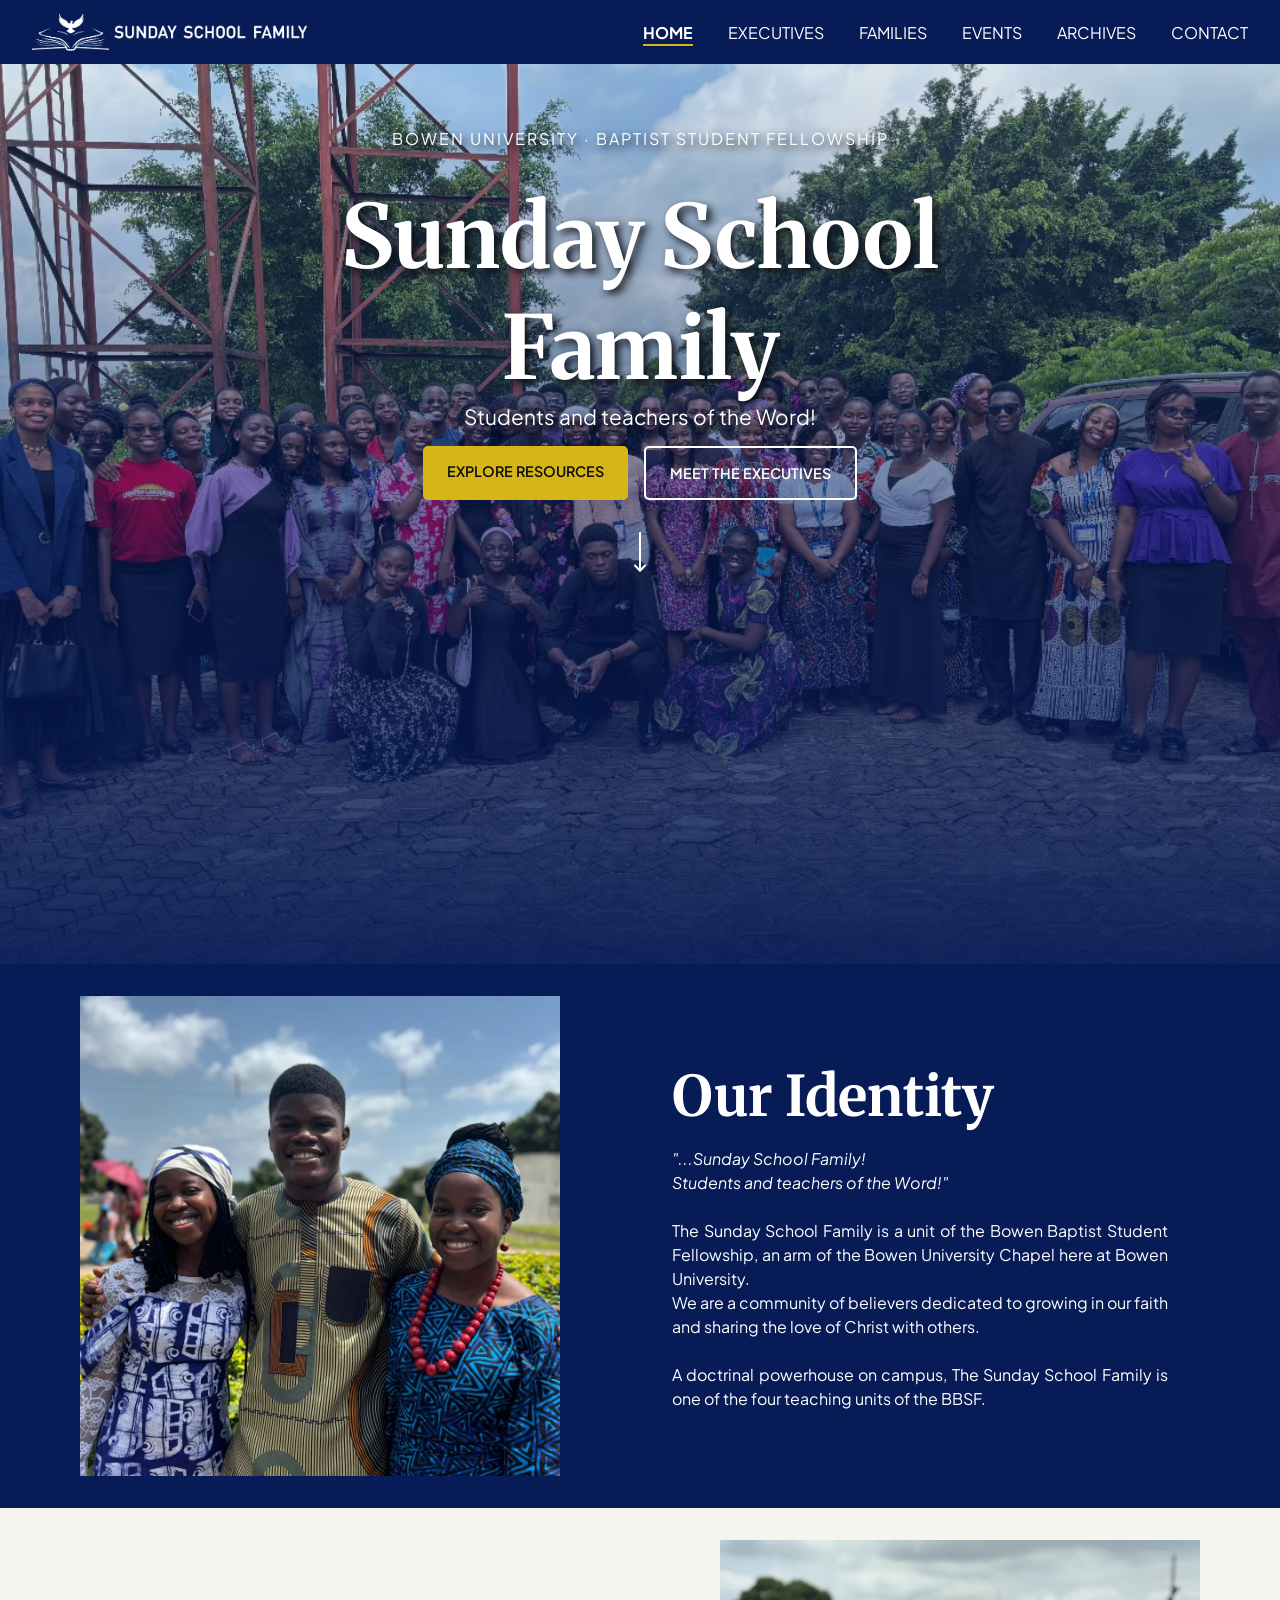
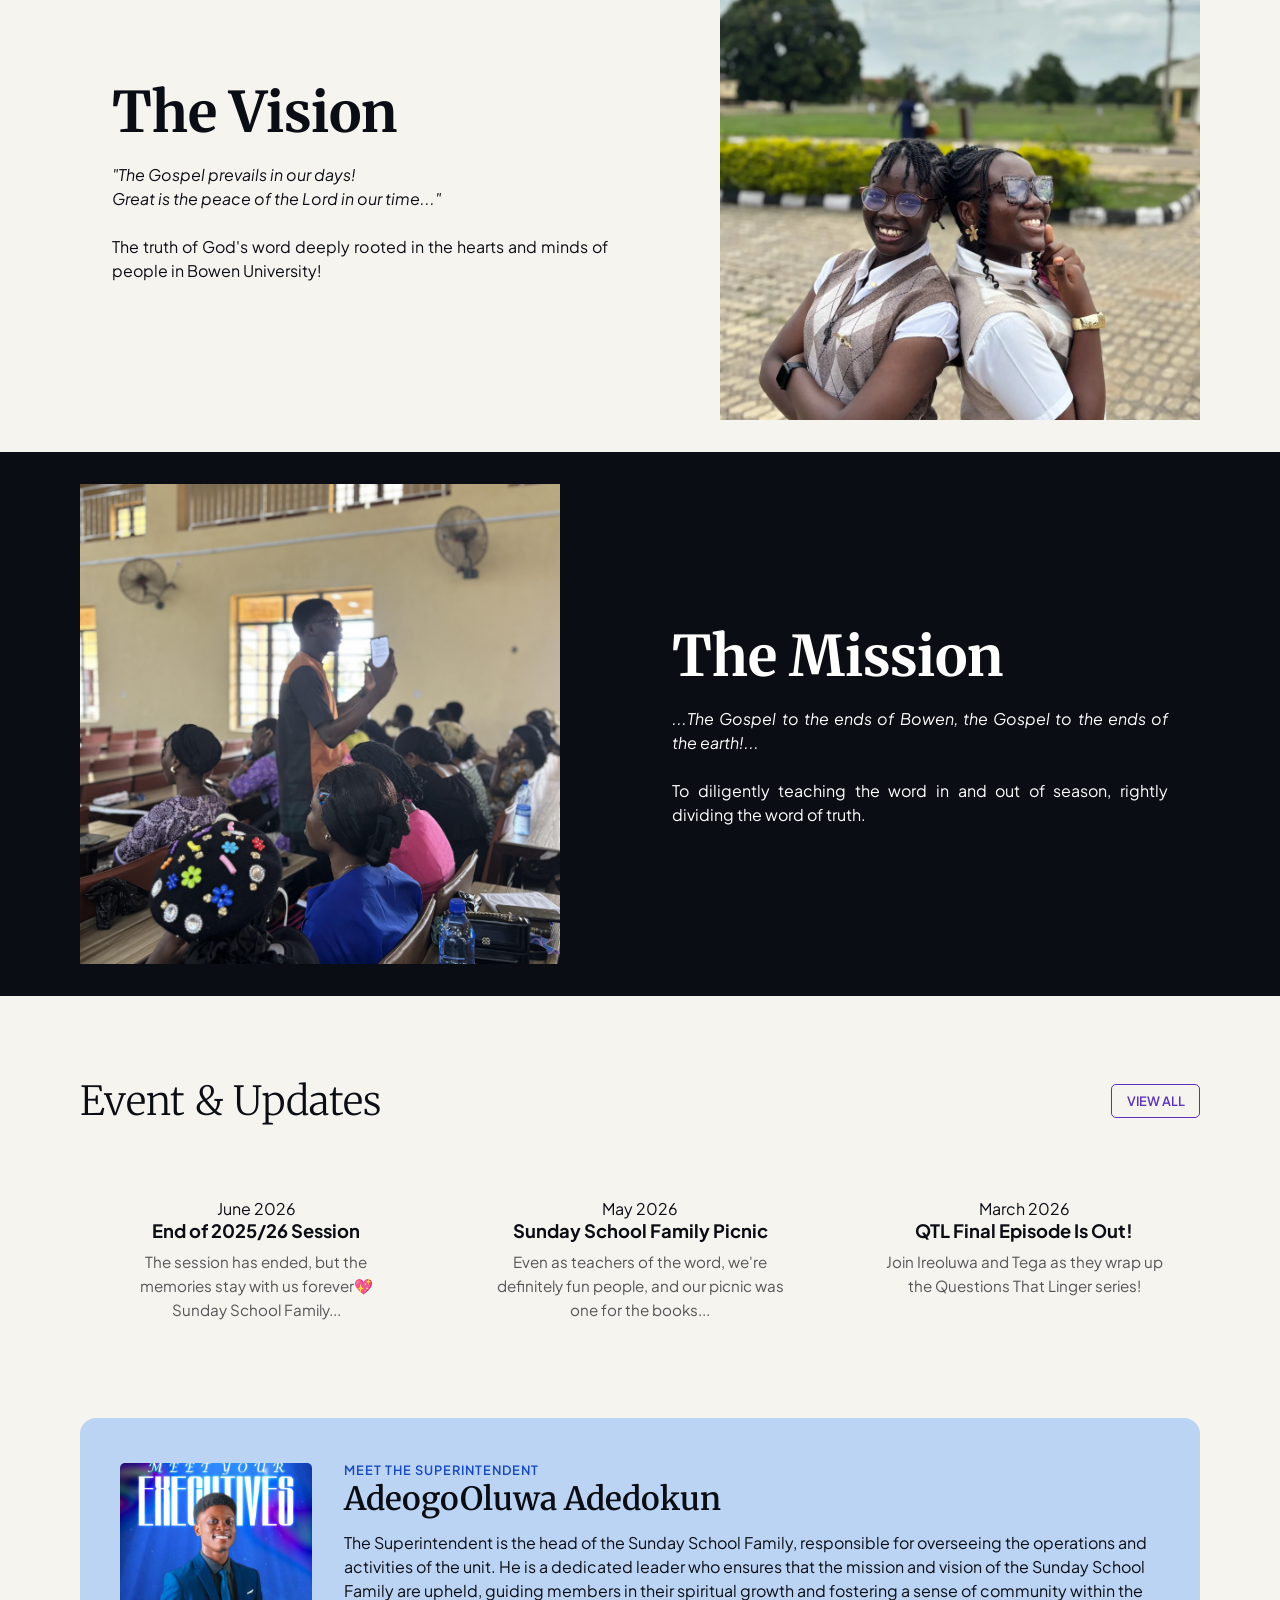
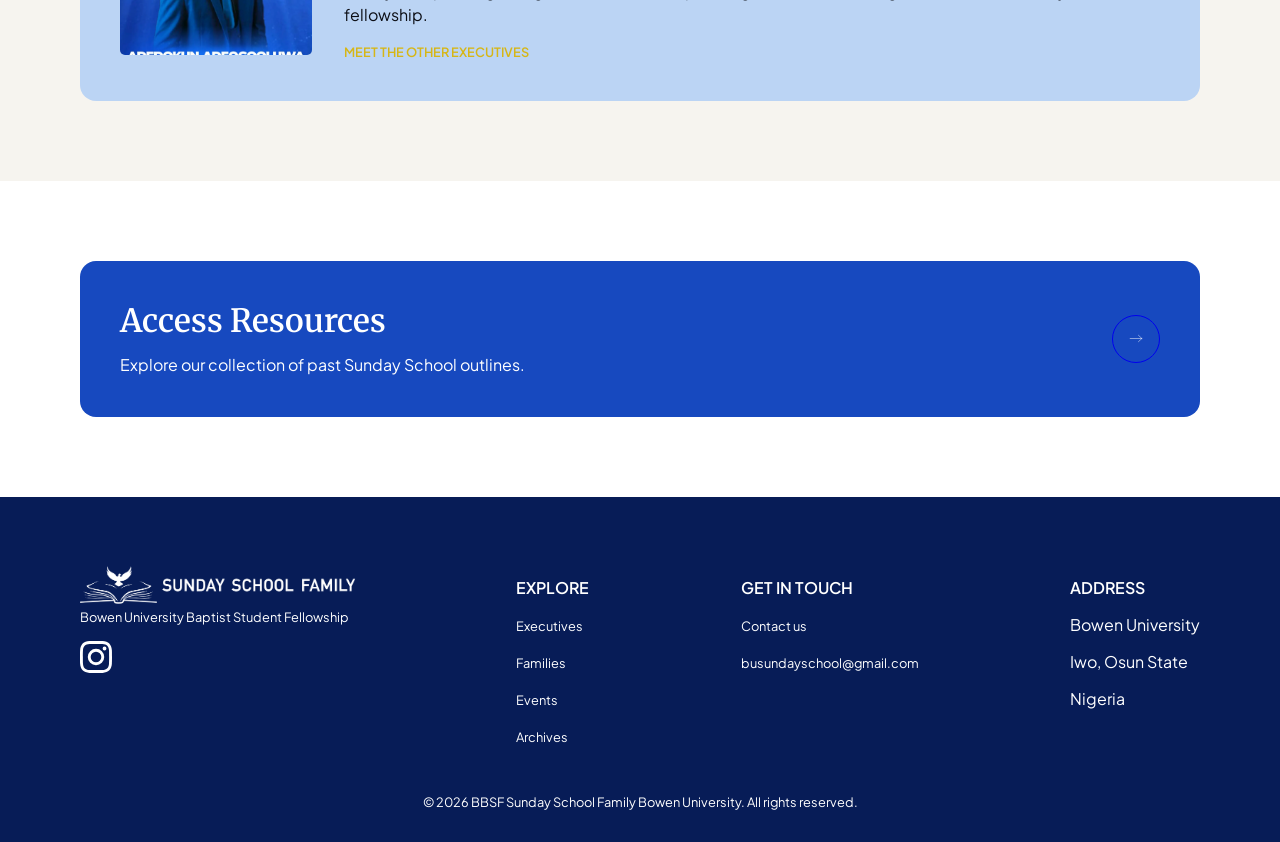
<file: index.html>
<!DOCTYPE html>
<html lang="en">

<head>
  <meta charset="UTF-8">
  <meta name="viewport" content="width=device-width, initial-scale=1.0">
  <meta name="description"
    content="Welcome to the Sunday School Family website. Discover our community, events, and resources.">
  <title>Home | Sunday School Family</title>

  <link rel="stylesheet" href="stylesheet.css">
  <script src="script.js" defer></script>

  <style>
    @import url('https://fonts.googleapis.com/css2?family=Plus+Jakarta+Sans:ital,wght@0,200..800;1,200..800&display=swap');
    @import url('https://fonts.googleapis.com/css2?family=Merriweather:ital,opsz,wght@0,18..144,300..900;1,18..144,300..900&display=swap');
  </style>
</head>

<body>
  <nav>
    <div>
      <a href="./index.html">
        <img class='logo' src="./images/logos/white-withStraightText-final.png" alt="Sunday School Family logo">
      </a>
    </div>

    <ul>
      <li><a href="./index.html"><b>Home</b></a></li>
      <li><a href="./executives.html">Executives</a></li>
      <li><a href="./families.html">Families</a></li>
      <li><a href="./events.html">Events</a></li>
      <li><a href="./archives.html">Archives</a></li>
      <li><a href="./contact.html">Contact</a></li>
    </ul>

    <button type="button" aria-label="Open menu">
      <img class="icon-hamburger" src="./images/icons/icon-hamburger.svg" alt="">
    </button>
  </nav>

  <header class="header-home">
    <div class="mobile-menu" id="mobile-menu">
      <div class="mobile-menu-top">
        <a href="./index.html">
          <img class='logo' src="./images/logos/white-withStraightText-final.png" alt="Sunday School Family logo">
        </a>

        <button type="button" class="mobile-menu-close" aria-label="Close menu">
          <img class="icon-close" src="./images/icons/icon-close.svg" alt="">
        </button>
      </div>

      <ul>
        <li><a href="./index.html"><b>Home</b></a></li>
        <li><a href="./executives.html">Executives</a></li>
        <li><a href="./families.html">Families</a></li>
        <li><a href="./events.html">Events</a></li>
        <li><a href="./archives.html">Archives</a></li>
        <li><a href="./contact.html">Contact</a></li>
      </ul>
    </div>

    <p class="breadcrumb">Bowen University · Baptist Student Fellowship</p>
    <h1>Sunday School <br> Family</h1>
    <p>Students and teachers of the Word!</p>

    <div class="quick-links">
      <a class="btn btn--primary" href="./archives.html">Explore Resources</a>
      <a class="btn btn--outline-light" href="./executives.html">Meet the Executives</a>
    </div>
    <div class="arrow-down">
      <img class="icon-arrow-down" src="./images/icons/icon-arrow-down.svg" alt="">
    </div>
  </header>

  <main>
    <section class="about">
      <div class="container">
        <img class="home-photo" src="./images/pictures/ade-tolu-fope.jpg" alt="Photo of 3 ladies">
        <div class="about-text">
          <h3>Our Identity</h3>
          <p><i>"...Sunday School Family!<br>Students and teachers of the Word!"</i>
            <br><br>The Sunday School Family is a unit of the Bowen Baptist Student Fellowship, an arm of the Bowen
            University Chapel here at Bowen University.<br>We are a community of believers dedicated to growing in our
            faith and sharing the love of Christ with others.<br><br>A doctrinal powerhouse on campus, The Sunday School
            Family is one of the four teaching units of the BBSF.

          </p>
        </div>
      </div>

      <div class="container">
        <div class="about-text">
          <h3>The Vision</h3>
          <p><i>"The Gospel prevails in our days!<br>Great is the peace of the Lord in our time..."</i><br><br>The truth
            of God's word deeply rooted in the hearts and minds of people in Bowen University!</p>
        </div>
        <img class="home-photo" src="./images/pictures/orin-lase.jpg" alt="Photo of 3 ladies">
      </div>

      <div class="container">
        <img class="home-photo" src="./images/pictures/mission_3.jpg" alt="Photo of a Sunday School class">
        <div class="about-text">
          <h3>The Mission</h3>
          <p><i>...The Gospel to the ends of Bowen, the Gospel to the ends of the earth!...</i><br><br>To diligently
            teaching the word in and out of season, rightly dividing the word of truth.</p>
        </div>
      </div>
    </section>

    <section class="page-section page-section--cream events-and-superintendent">
      <div class="events">
        <div class="section-header">
          <h3>Event & Updates</h3>
          <a class="btn--pill" href="./events.html">View All</a>
        </div>

        <div class="card-grid event-cards">
          <div class="card">
            <p class="event-date">June 2026</p>
            <h4>End of 2025/26 Session</h4>
            <p>The session has ended, but the memories stay with us forever💖<br>Sunday School Family...</p>
          </div>
          <div class="card">
            <p class="event-date">May 2026</p>
            <h4>Sunday School Family Picnic</h4>
            <p>Even as teachers of the word, we're definitely fun people, and our picnic was one for the books...</p>
          </div>
          <div class="card">
            <p class="event-date">March 2026</p>
            <h4>QTL Final Episode Is Out!</h4>
            <p>Join Ireoluwa and Tega as they wrap up the Questions That Linger series!</p>
          </div>
        </div>
      </div>

      <div class="cta-banner cta-banner--tint cta-banner--photo superintendent" style="margin-top: 4rem;">
        <img class="superintendent-photo" src="./images/excos/26-27/adeogo.jpg" alt="Photo of Superintendent">

        <div class="cta-text superintendent-text">
          <span class="eyebrow">Meet the Superintendent</span>
          <h3>AdeogoOluwa Adedokun</h3>
          <p>
            The Superintendent is the head of the Sunday School Family, responsible for overseeing the operations and
            activities of the unit. He is a dedicated leader who ensures that the mission and vision of the Sunday
            School Family are upheld, guiding members in their spiritual growth and fostering a sense of community
            within the fellowship.
          </p>
          <a class="btn--text" href="./executives.html">Meet the other executives</a>
        </div>
      </div>
    </section>

    <section class="page-section page-section--white resources">
      <div class="cta-banner cta-banner--deep">
        <div>
          <h3>Access Resources</h3>
          <p>Explore our collection of past Sunday School outlines.</p>
        </div>

        <a class="icon-btn" href="./archives.html">
          <img src="./images/icons/icon-arrow-right.svg" alt="Go to archives">
        </a>
      </div>
    </section>
  </main>

  <footer>
    <div>
      <a href="./index.html">
        <img class='logo' src="./images/logos/white-withStraightText-final.png" alt="Sunday School Family logo">
      </a>
      <p>Bowen University Baptist Student Fellowship</p>
      <a href="https://www.instagram.com/bu_sundayschool/" target="_blank" rel="noopener noreferrer"><img
          class='instagram' src="./images/icons/icon-instagram.svg" alt="Sunday School Family logo"></a>
    </div>

    <ul>
      <li class="footer-heading">Explore</li>
      <li><a href="./executives.html">Executives</a></li>
      <li><a href="./families.html">Families</a></li>
      <li><a href="./events.html">Events</a></li>
      <li><a href="./archives.html">Archives</a></li>
    </ul>

    <ul>
      <li class="footer-heading">Get in touch</li>
      <li><a href="./contact.html">Contact us</a></li>
      <li><a href="#">busundayschool@gmail.com</a></li>
    </ul>

    <ul>
      <li class="footer-heading">Address</li>
      <li>Bowen University</li>
      <li>Iwo, Osun State</li>
      <li>Nigeria</li>
    </ul>

    <p>© 2026 BBSF Sunday School Family Bowen University. All rights reserved.</p>
  </footer>
</body>

</html>
</file>
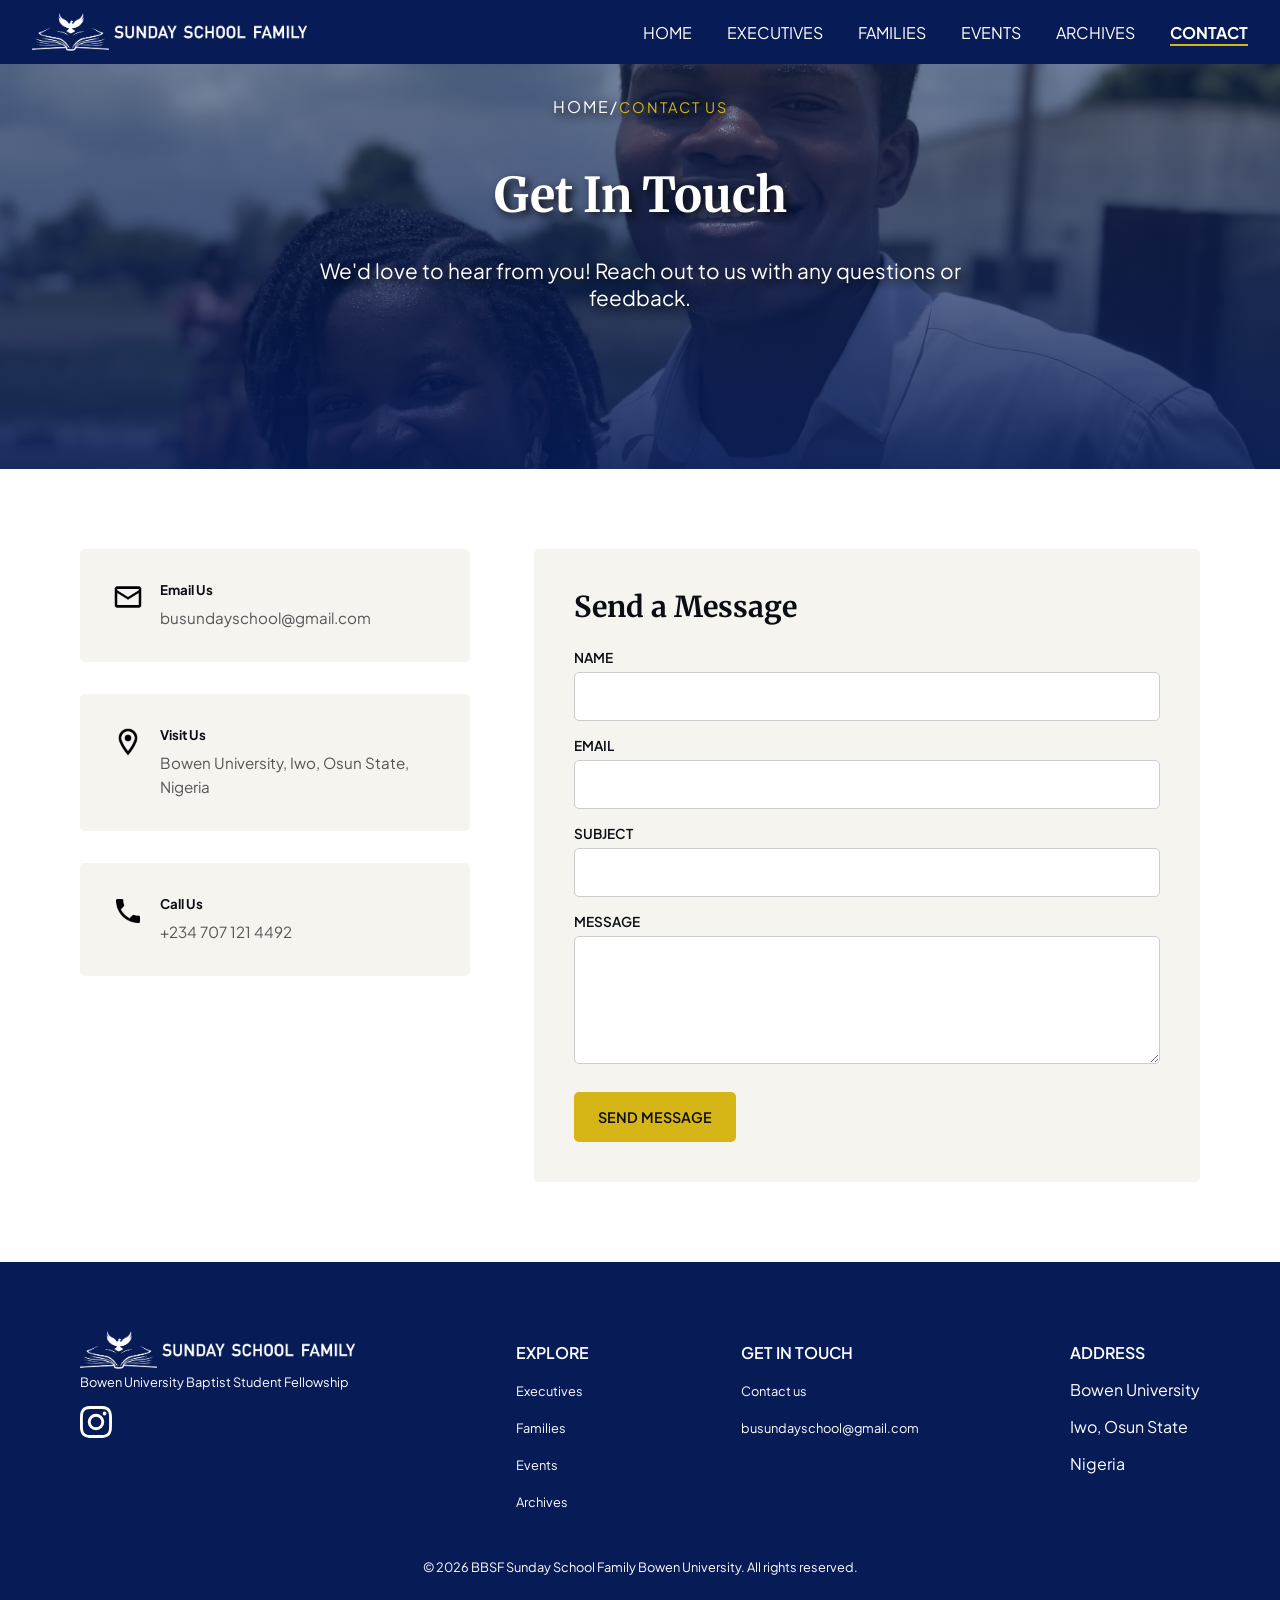
<file: contact.html>
<!DOCTYPE html>
<html lang="en">

<head>
  <meta charset="UTF-8">
  <meta name="viewport" content="width=device-width, initial-scale=1.0">
  <meta name="description" content="Contact the Sunday School Family for inquiries and more information.">
  <title>Contact | Sunday School Family</title>

  <link rel="stylesheet" href="stylesheet.css">
  <script src="script.js" defer></script>


  <style>
    @import url('https://fonts.googleapis.com/css2?family=Plus+Jakarta+Sans:ital,wght@0,200..800;1,200..800&display=swap');
    @import url('https://fonts.googleapis.com/css2?family=Merriweather:ital,opsz,wght@0,18..144,300..900;1,18..144,300..900&display=swap');
  </style>
</head>

<body>
  <nav>
    <div>
      <a href="./index.html">
        <img class='logo' src="./images/logos/white-withStraightText-final.png" alt="Sunday School Family logo">
      </a>
    </div>

    <ul>
      <li><a href="./index.html">Home</a></li>
      <li><a href="./executives.html">Executives</a></li>
      <li><a href="./families.html">Families</a></li>
      <li><a href="./events.html">Events</a></li>
      <li><a href="./archives.html">Archives</a></li>
      <li><a href="./contact.html"><b>Contact</b></a></li>
    </ul>

    <button type="button" aria-label="Open menu">
      <img class="icon-hamburger" src="./images/icons/icon-hamburger.svg" alt="">
    </button>
  </nav>
  <header class="page-header header-contact">
    <div class="mobile-menu" id="mobile-menu">
      <div class="mobile-menu-top">
        <a href="./index.html">
          <img class='logo' src="./images/logos/white-withStraightText-final.png" alt="Sunday School Family logo">
        </a>

        <button type="button" class="mobile-menu-close" aria-label="Close menu">
          <img class="icon-close" src="./images/icons/icon-close.svg" alt="">
        </button>
      </div>

      <ul>
        <li><a href="./index.html">Home</a></li>
        <li><a href="./executives.html">Executives</a></li>
        <li><a href="./families.html">Families</a></li>
        <li><a href="./events.html">Events</a></li>
        <li><a href="./archives.html">Archives</a></li>
        <li><a href="./contact.html"><b>Contact</b></a></li>
      </ul>
    </div>

    <p class="breadcrumb">Home/<span>Contact us</span></p>
    <h1>Get In Touch</h1>
    <p>We'd love to hear from you! Reach out to us with any questions or feedback.</p>
  </header>

  <main>
    <section class="page-section page-section--white">
      <div class="contact-layout">
        <div class="contact-info">
          <div class="card">
            <img src="./images/icons/icons8-email-96.png" alt="email-icon">
            <div>
              <h5>Email Us</h5>
              <p>busundayschool@gmail.com</p>
            </div>
          </div>
          <div class="card">
            <img src="./images/icons/icons8-location-96.png" alt="location-icon">
            <div>
              <h5>Visit Us</h5>
              <p>Bowen University, Iwo, Osun State, Nigeria</p>
            </div>
          </div>
          <div class="card">
            <img src="./images/icons/icons8-phone-96.png" alt="phone-icon">
            <div>
              <h5>Call Us</h5>
              <p>+234 707 121 4492</p>
            </div>
          </div>
        </div>

        <form class="contact-form" novalidate>
          <h3>Send a Message</h3>

          <label for="name">Name</label>
          <input type="text" id="name" name="name" required>
          <span class="error-message" id="name-error"></span>

          <label for="email">Email</label>
          <input type="email" name="email" id="email" required>
          <span class="error-message" id="email-error"></span>

          <label for="subject">Subject</label>
          <input type="text" name="subject" id="subject" required>
          <span class="error-message" id="subject-error"></span>

          <label for="message">Message</label>
          <textarea name="message" id="message" required></textarea>
          <span class="error-message" id="message-error"></span>

          <button class="btn btn--primary" type="submit">Send Message</button>
        </form>
      </div>
    </section>
  </main>

  <footer>
    <div>
      <a href="./index.html">
        <img class='logo' src="./images/logos/white-withStraightText-final.png" alt="Sunday School Family logo">
      </a>
      <p>Bowen University Baptist Student Fellowship</p>
      <a href="https://www.instagram.com/bu_sundayschool/" target="_blank" rel="noopener noreferrer"><img
          class='instagram' src="./images/icons/icon-instagram.svg" alt="Sunday School Family logo"></a>
    </div>

    <ul>
      <li class="footer-heading">Explore</li>
      <li><a href="./executives.html">Executives</a></li>
      <li><a href="./families.html">Families</a></li>
      <li><a href="./events.html">Events</a></li>
      <li><a href="./archives.html">Archives</a></li>
    </ul>

    <ul>
      <li class="footer-heading">Get in touch</li>
      <li><a href="./contact.html">Contact us</a></li>
      <li><a href="#">busundayschool@gmail.com</a></li>
    </ul>

    <ul>
      <li class="footer-heading">Address</li>
      <li>Bowen University</li>
      <li>Iwo, Osun State</li>
      <li>Nigeria</li>
    </ul>

    <p>© 2026 BBSF Sunday School Family Bowen University. All rights reserved.</p>
  </footer>
</body>

</html>
</file>
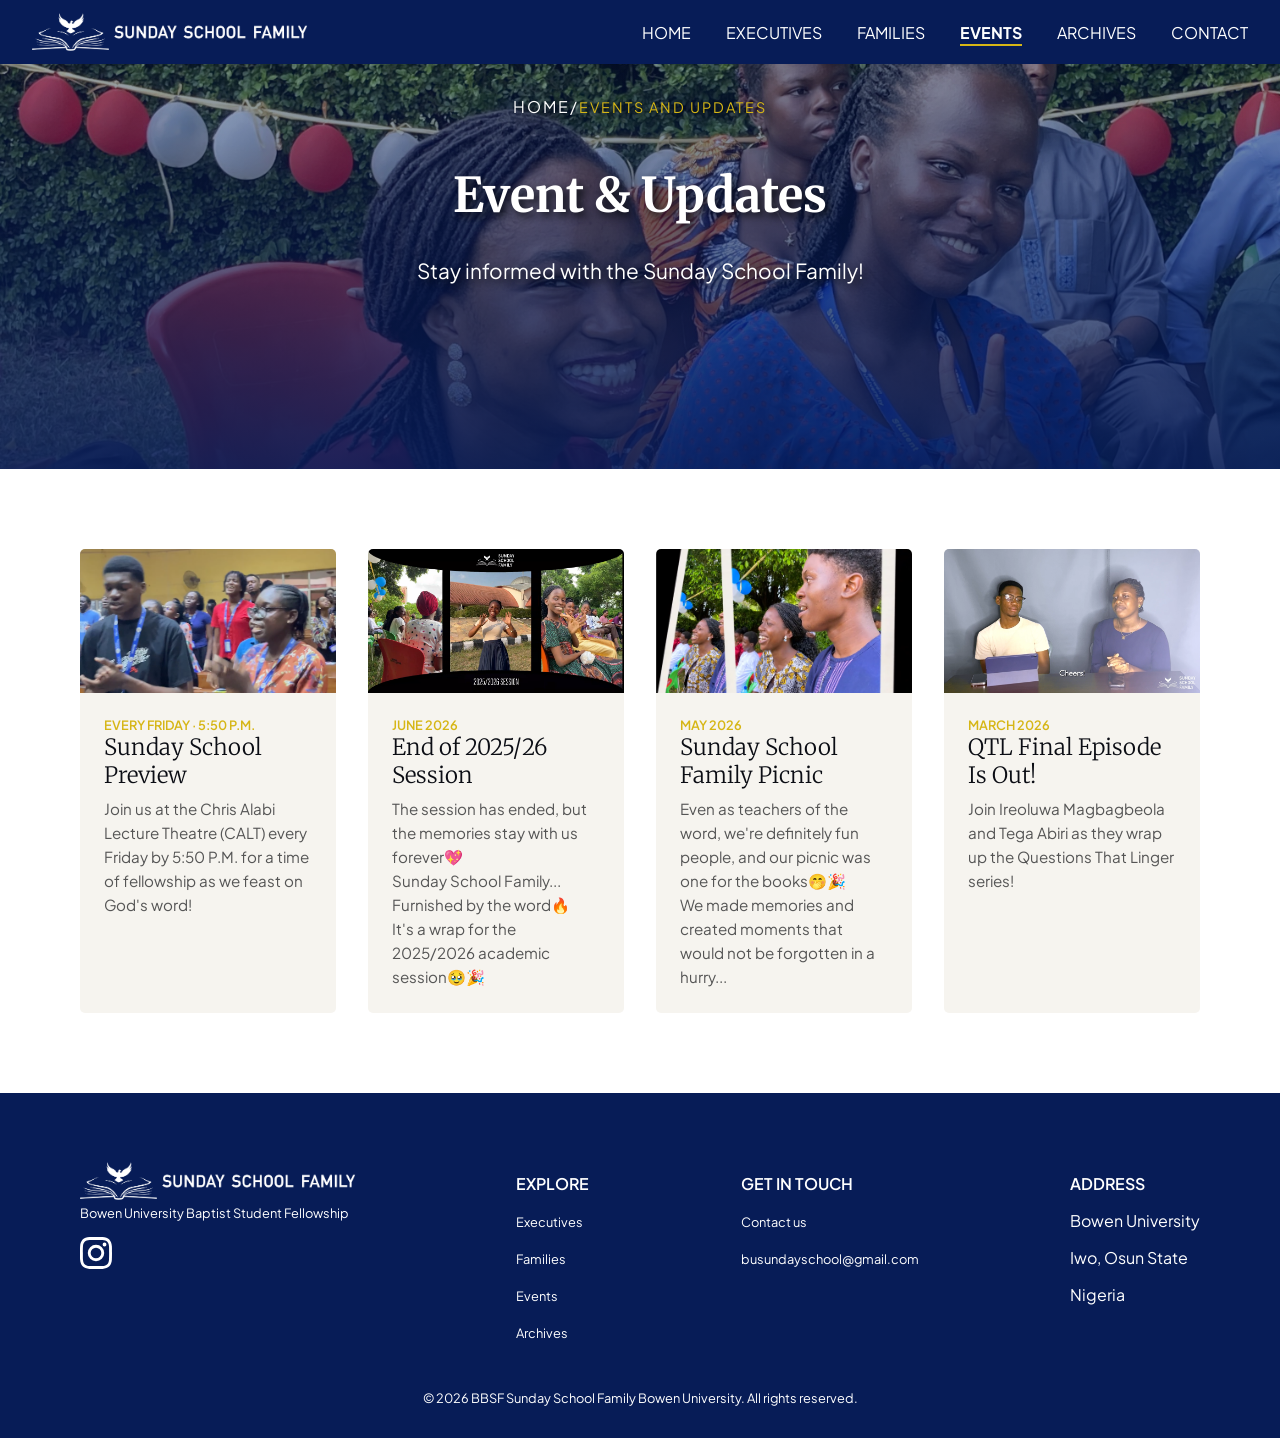
<file: events.html>
<!DOCTYPE html>
<html lang="en">

<head>
  <meta charset="UTF-8">
  <meta name="viewport" content="width=device-width, initial-scale=1.0">
  <meta name="description"
    content="Stay updated on upcoming events and activities within the Sunday School Family community.">
  <title>Events | Sunday School Family</title>

  <link rel="stylesheet" href="stylesheet.css">
  <script src="script.js" defer></script>

  <style>
    @import url('https://fonts.googleapis.com/css2?family=Plus+Jakarta+Sans:ital,wght@0,200..800;1,200..800&display=swap');
    @import url('https://fonts.googleapis.com/css2?family=Merriweather:ital,opsz,wght@0,18..144,300..900;1,18..144,300..900&display=swap');
  </style>
</head>

<body>
  <nav>
    <div>
      <a href="./index.html">
        <img class='logo' src="./images/logos/white-withStraightText-final.png" alt="Sunday School Family logo">
      </a>
    </div>

    <ul>
      <li><a href="./index.html">Home</a></li>
      <li><a href="./executives.html">Executives</a></li>
      <li><a href="./families.html">Families</a></li>
      <li><a href="./events.html"><b>Events</b></a></li>
      <li><a href="./archives.html">Archives</a></li>
      <li><a href="./contact.html">Contact</a></li>
    </ul>

    <button type="button" aria-label="Open menu">
      <img class="icon-hamburger" src="./images/icons/icon-hamburger.svg" alt="">
    </button>
  </nav>
  <header class="page-header header-events">
    <div class="mobile-menu" id="mobile-menu">
      <div class="mobile-menu-top">
        <a href="./index.html">
          <img class='logo' src="./images/logos/white-withStraightText-final.png" alt="Sunday School Family logo">
        </a>

        <button type="button" class="mobile-menu-close" aria-label="Close menu">
          <img class="icon-close" src="./images/icons/icon-close.svg" alt="">
        </button>
      </div>

      <ul>
        <li><a href="./index.html">Home</a></li>
        <li><a href="./executives.html">Executives</a></li>
        <li><a href="./families.html">Families</a></li>
        <li><a href="./events.html"><b>Events</b></a></li>
        <li><a href="./archives.html">Archives</a></li>
        <li><a href="./contact.html">Contact</a></li>
      </ul>
    </div>

    <p class="breadcrumb">Home/<span>Events and Updates</span></p>
    <h1>Event & Updates</h1>
    <p>Stay informed with the Sunday School Family!</p>
  </header>

  <main>
    <section class="page-section page-section--white">
      <div class="card-grid">
        <div class="card card--feature">
          <a href="https://www.instagram.com/p/DXwLomYN4qm/" target="_blank"><img
              src="./images/pictures/SSP_30.04.26.png"></a>
          <div class="card-body">
            <p class="event-date">Every Friday · 5:50 P.M.</p>
            <h3>Sunday School Preview</h3>
            <p>Join us at the Chris Alabi Lecture Theatre (CALT) every Friday by 5:50 P.M. for a time of fellowship as
              we feast on God's word!</p>
          </div>
        </div>
        <div class="card card--feature">
          <a href="https://www.instagram.com/p/DaNWWWBNyZM/" target="_blank"><img
              src="./images/pictures/Final 25;26.png"></a>
          <div class="card-body">
            <p class="event-date">June 2026</p>
            <h3>End of 2025/26 Session</h3>
            <p>The session has ended, but the memories stay with us forever💖<br>Sunday School Family...<br>Furnished by
              the word🔥<br>It's a wrap for the 2025/2026 academic session🥹🎉</p>
          </div>
        </div>
        <div class="card card--feature">
          <a href="https://www.instagram.com/p/DZ2bDhJN0gI/" target="_blank"><img
              src="./images/pictures/Project Picnic.png"></a>
          <div class="card-body">
            <p class="event-date">May 2026</p>
            <h3>Sunday School Family Picnic</h3>
            <p>Even as teachers of the word, we're definitely fun people, and our picnic was one for the books🤭🎉<br>We
              made memories and created moments that would not be forgotten in a hurry...</p>
          </div>
        </div>
        <div class="card card--feature">
          <a href="https://www.instagram.com/p/DWMmUbrTQAQ/" target="_blank"><img
              src="./images/pictures/Video Project 1.png"></a>
          <div class="card-body">
            <p class="event-date">March 2026</p>
            <h3>QTL Final Episode Is Out!</h3>
            <p>Join Ireoluwa Magbagbeola and Tega Abiri as they wrap up the Questions That Linger series!</p>
          </div>
        </div>
      </div>
    </section>
  </main>

  <footer>
    <div>
      <a href="./index.html">
        <img class='logo' src="./images/logos/white-withStraightText-final.png" alt="Sunday School Family logo">
      </a>
      <p>Bowen University Baptist Student Fellowship</p>
      <a href="https://www.instagram.com/bu_sundayschool/" target="_blank" rel="noopener noreferrer"><img
          class='instagram' src="./images/icons/icon-instagram.svg" alt="Sunday School Family logo"></a>
    </div>

    <ul>
      <li class="footer-heading">Explore</li>
      <li><a href="./executives.html">Executives</a></li>
      <li><a href="./families.html">Families</a></li>
      <li><a href="./events.html">Events</a></li>
      <li><a href="./archives.html">Archives</a></li>
    </ul>

    <ul>
      <li class="footer-heading">Get in touch</li>
      <li><a href="./contact.html">Contact us</a></li>
      <li><a href="#">busundayschool@gmail.com</a></li>
    </ul>

    <ul>
      <li class="footer-heading">Address</li>
      <li>Bowen University</li>
      <li>Iwo, Osun State</li>
      <li>Nigeria</li>
    </ul>

    <p>© 2026 BBSF Sunday School Family Bowen University. All rights reserved.</p>
  </footer>
</body>

</html>
</file>
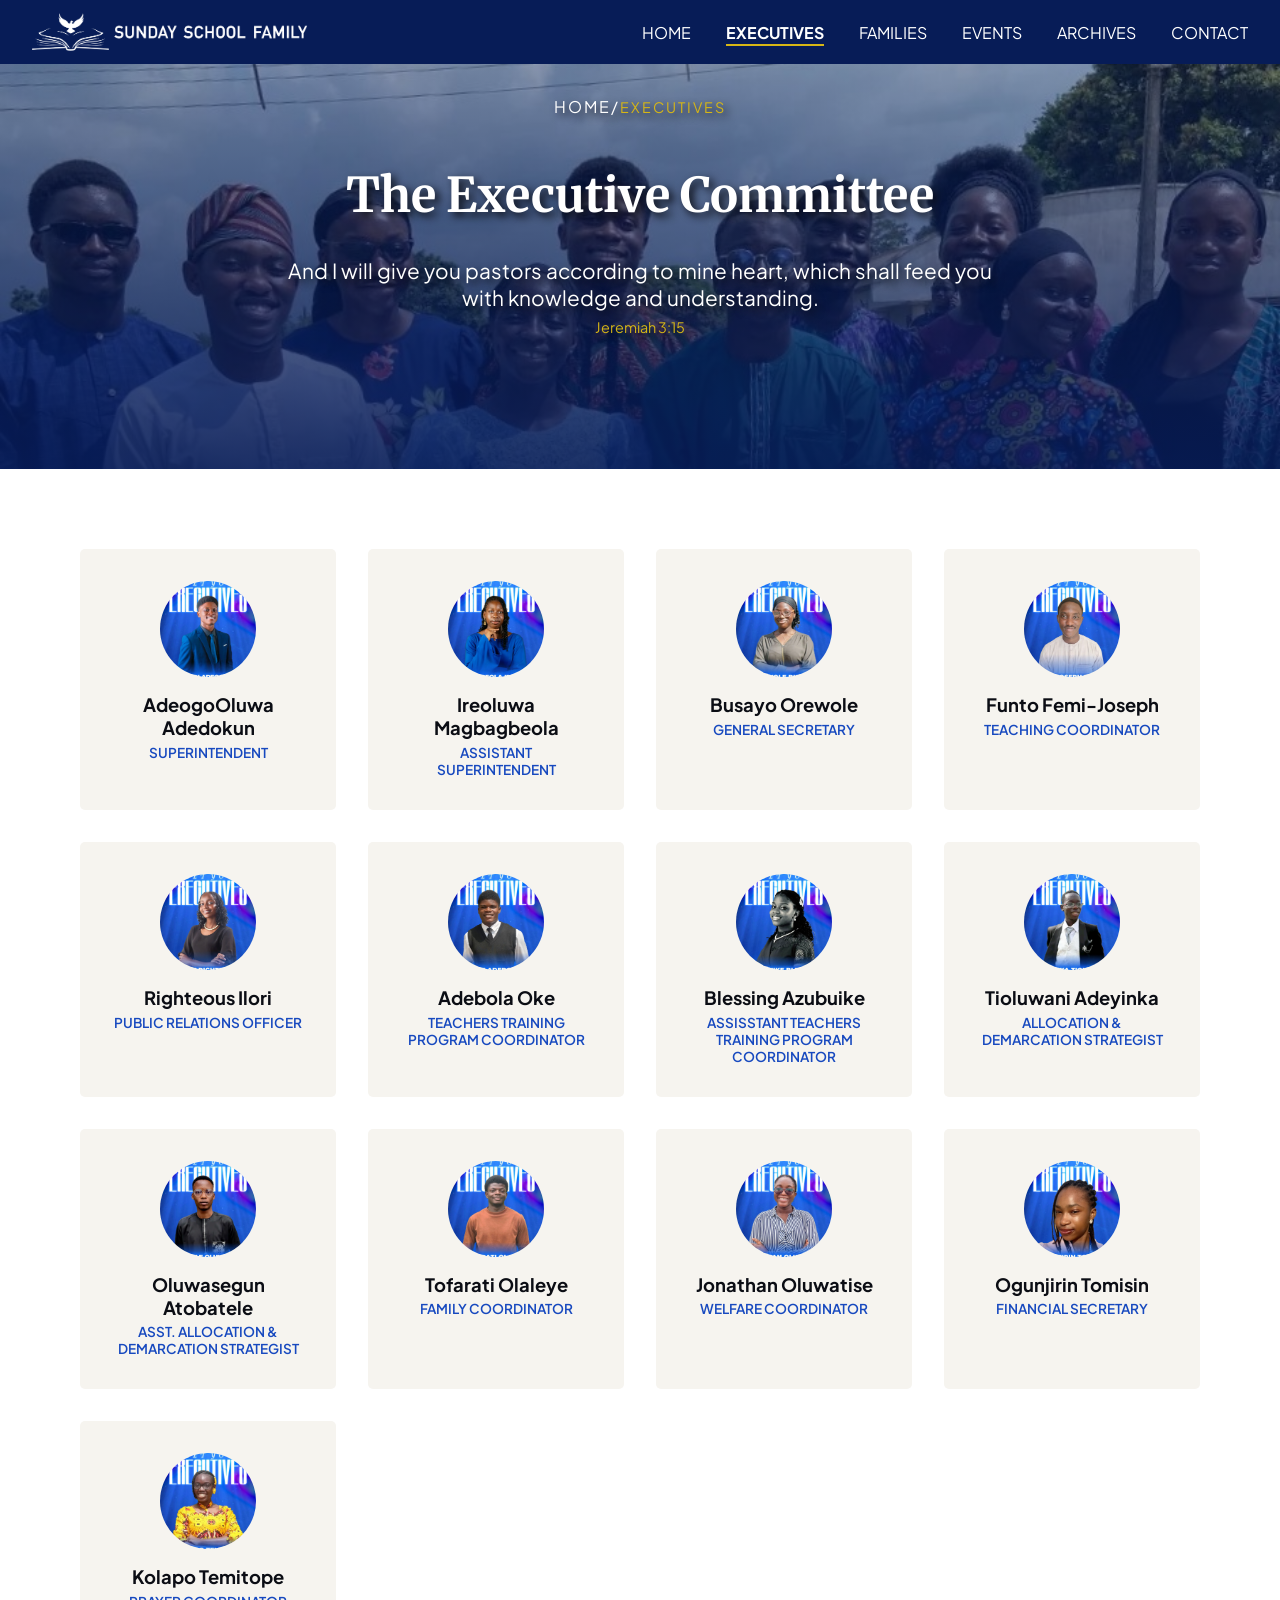
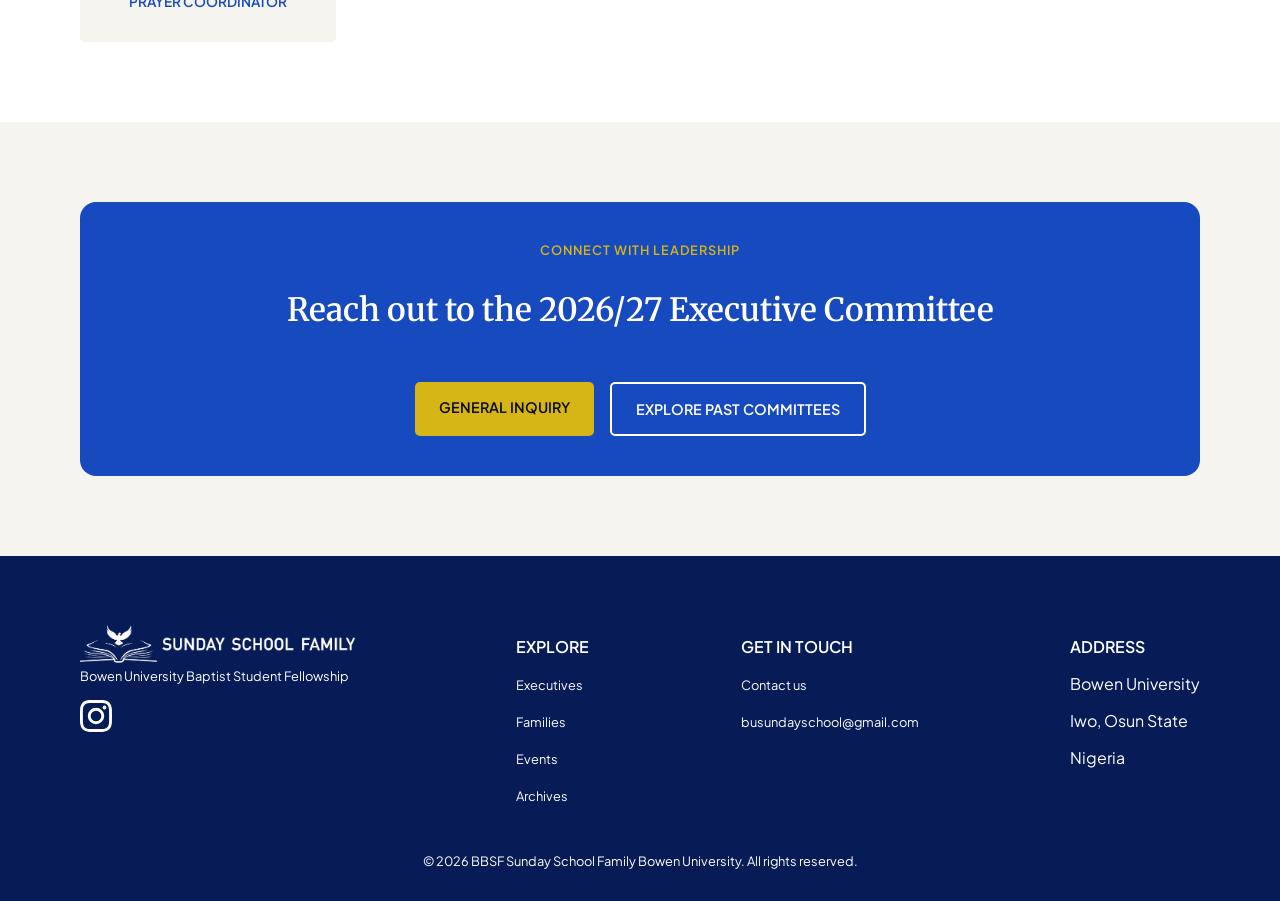
<file: executives.html>
<!DOCTYPE html>
<html lang="en">

<head>
  <meta charset="UTF-8">
  <meta name="viewport" content="width=device-width, initial-scale=1.0">
  <meta name="description" content="Learn about the dedicated members of the Sunday School Family executive committee.">
  <title>Executives | Sunday School Family</title>

  <link rel="stylesheet" href="stylesheet.css">
  <script src="script.js" defer></script>

  <style>
    @import url('https://fonts.googleapis.com/css2?family=Plus+Jakarta+Sans:ital,wght@0,200..800;1,200..800&display=swap');
    @import url('https://fonts.googleapis.com/css2?family=Merriweather:ital,opsz,wght@0,18..144,300..900;1,18..144,300..900&display=swap');
  </style>
</head>

<body>
  <nav>
    <div>
      <a href="./index.html">
        <img class='logo' src="./images/logos/white-withStraightText-final.png" alt="Sunday School Family logo">
      </a>
    </div>

    <ul>
      <li><a href="./index.html">Home</a></li>
      <li><a href="./executives.html"><b>Executives</b></a></li>
      <li><a href="./families.html">Families</a></li>
      <li><a href="./events.html">Events</a></li>
      <li><a href="./archives.html">Archives</a></li>
      <li><a href="./contact.html">Contact</a></li>
    </ul>

    <button type="button" aria-label="Open menu">
      <img class="icon-hamburger" src="./images/icons/icon-hamburger.svg" alt="">
    </button>
  </nav>
  <header class="page-header header-executives">
    <div class="mobile-menu" id="mobile-menu">
      <div class="mobile-menu-top">
        <a href="./index.html">
          <img class='logo' src="./images/logos/white-withStraightText-final.png" alt="Sunday School Family logo">
        </a>

        <button type="button" class="mobile-menu-close" aria-label="Close menu">
          <img class="icon-close" src="./images/icons/icon-close.svg" alt="">
        </button>
      </div>

      <ul>
        <li><a href="./index.html">Home</a></li>
        <li><a href="./executives.html"><b>Executives</b></a></li>
        <li><a href="./families.html">Families</a></li>
        <li><a href="./events.html">Events</a></li>
        <li><a href="./archives.html">Archives</a></li>
        <li><a href="./contact.html">Contact</a></li>
      </ul>
    </div>

    <p class="breadcrumb">Home/<span>Executives</span></p>
    <h1>The Executive Committee</h1>
    <p>And I will give you pastors according to mine heart, which shall feed you with knowledge and
      understanding.<br><span>Jeremiah 3:15</span></p>
  </header>

  <main>
    <section class="page-section page-section--white">
      <div class="card-grid">
        <div class="card card--avatar">
          <img src="./images/excos/26-27/adeogo.jpg" alt="Superintendent">
          <h4>AdeogoOluwa Adedokun</h4>
          <p class="role">Superintendent</p>
        </div>
        <div class="card card--avatar">
          <img src="./images/excos/26-27/ireoluwa.jpg" alt="Assistant Superintendent">
          <h4>Ireoluwa Magbagbeola</h4>
          <p class="role">Assistant Superintendent</p>
        </div>
        <div class="card card--avatar">
          <img src="./images/excos/26-27/busayo.jpg" alt="General Secretary">
          <h4>Busayo Orewole</h4>
          <p class="role">General Secretary</p>
        </div>
        <div class="card card--avatar">
          <img src="./images/excos/26-27/funto.jpg" alt="Teaching Coordinator">
          <h4>Funto Femi-Joseph</h4>
          <p class="role">Teaching Coordinator</p>
        </div>
        <div class="card card--avatar">
          <img src="./images/excos/26-27/righteous.jpg" alt="PRO">
          <h4>Righteous Ilori</h4>
          <p class="role">Public Relations Officer</p>
        </div>
        <div class="card card--avatar">
          <img src="./images/excos/26-27/adebola.jpg" alt="TTP Coordinator">
          <h4>Adebola Oke</h4>
          <p class="role">Teachers Training Program Coordinator</p>
        </div>
        <div class="card card--avatar">
          <img src="./images/excos/26-27/blessing.jpg" alt="Asst. TTP Coordinator">
          <h4>Blessing Azubuike</h4>
          <p class="role">Assisstant Teachers Training Program Coordinator</p>
        </div>
        <div class="card card--avatar">
          <img src="./images/excos/26-27/jude.jpg" alt="Allocation & Demarcation Strategist">
          <h4>Tioluwani Adeyinka</h4>
          <p class="role">Allocation & Demarcation Strategist</p>
        </div>
        <div class="card card--avatar">
          <img src="./images/excos/26-27/segun.jpg" alt="Asst. Allocation & Demarcation Strategist">
          <h4>Oluwasegun Atobatele</h4>
          <p class="role">Asst. Allocation & Demarcation Strategist</p>
        </div>
        <div class="card card--avatar">
          <img src="./images/excos/26-27/tofarati.jpg" alt="Family Coordinator">
          <h4>Tofarati Olaleye</h4>
          <p class="role">Family Coordinator</p>
        </div>
        <div class="card card--avatar">
          <img src="./images/excos/26-27/oluwatise.jpg" alt="Welfare Coordinator">
          <h4>Jonathan Oluwatise</h4>
          <p class="role">Welfare Coordinator</p>
        </div>
        <div class="card card--avatar">
          <img src="./images/excos/26-27/tomisin.jpg" alt="Financial Secretary">
          <h4>Ogunjirin Tomisin</h4>
          <p class="role">Financial Secretary</p>
        </div>
        <div class="card card--avatar">
          <img src="./images/excos/26-27/temitope.jpg" alt="Prayer Coordinator">
          <h4>Kolapo Temitope</h4>
          <p class="role">Prayer Coordinator</p>
        </div>
      </div>
    </section>

    <section class="page-section page-section--cream">
      <div class="cta-banner cta-banner--deep" style="flex-direction: column; text-align: center;">
        <span class="eyebrow" style="color: var(--gold);">Connect with leadership</span>
        <h2>Reach out to the 2026/27 Executive Committee</h2>
        <div style="display: flex; gap: 1rem; margin-top: 0.5rem; flex-wrap: wrap; justify-content: center;">
          <a class="btn btn--primary" href="./contact.html">General Inquiry</a>
          <a class="btn btn--outline-light" href="./archives.html">Explore Past Committees</a>
        </div>
      </div>
    </section>
  </main>

  <footer>
    <div>
      <a href="./index.html">
        <img class='logo' src="./images/logos/white-withStraightText-final.png" alt="Sunday School Family logo">
      </a>
      <p>Bowen University Baptist Student Fellowship</p>
      <a href="https://www.instagram.com/bu_sundayschool/" target="_blank" rel="noopener noreferrer"><img
          class='instagram' src="./images/icons/icon-instagram.svg" alt="Sunday School Family logo"></a>
    </div>

    <ul>
      <li class="footer-heading">Explore</li>
      <li><a href="./executives.html">Executives</a></li>
      <li><a href="./families.html">Families</a></li>
      <li><a href="./events.html">Events</a></li>
      <li><a href="./archives.html">Archives</a></li>
    </ul>

    <ul>
      <li class="footer-heading">Get in touch</li>
      <li><a href="./contact.html">Contact us</a></li>
      <li><a href="#">busundayschool@gmail.com</a></li>
    </ul>

    <ul>
      <li class="footer-heading">Address</li>
      <li>Bowen University</li>
      <li>Iwo, Osun State</li>
      <li>Nigeria</li>
    </ul>

    <p>© 2026 BBSF Sunday School Family Bowen University. All rights reserved.</p>
  </footer>
</body>

</html>
</file>
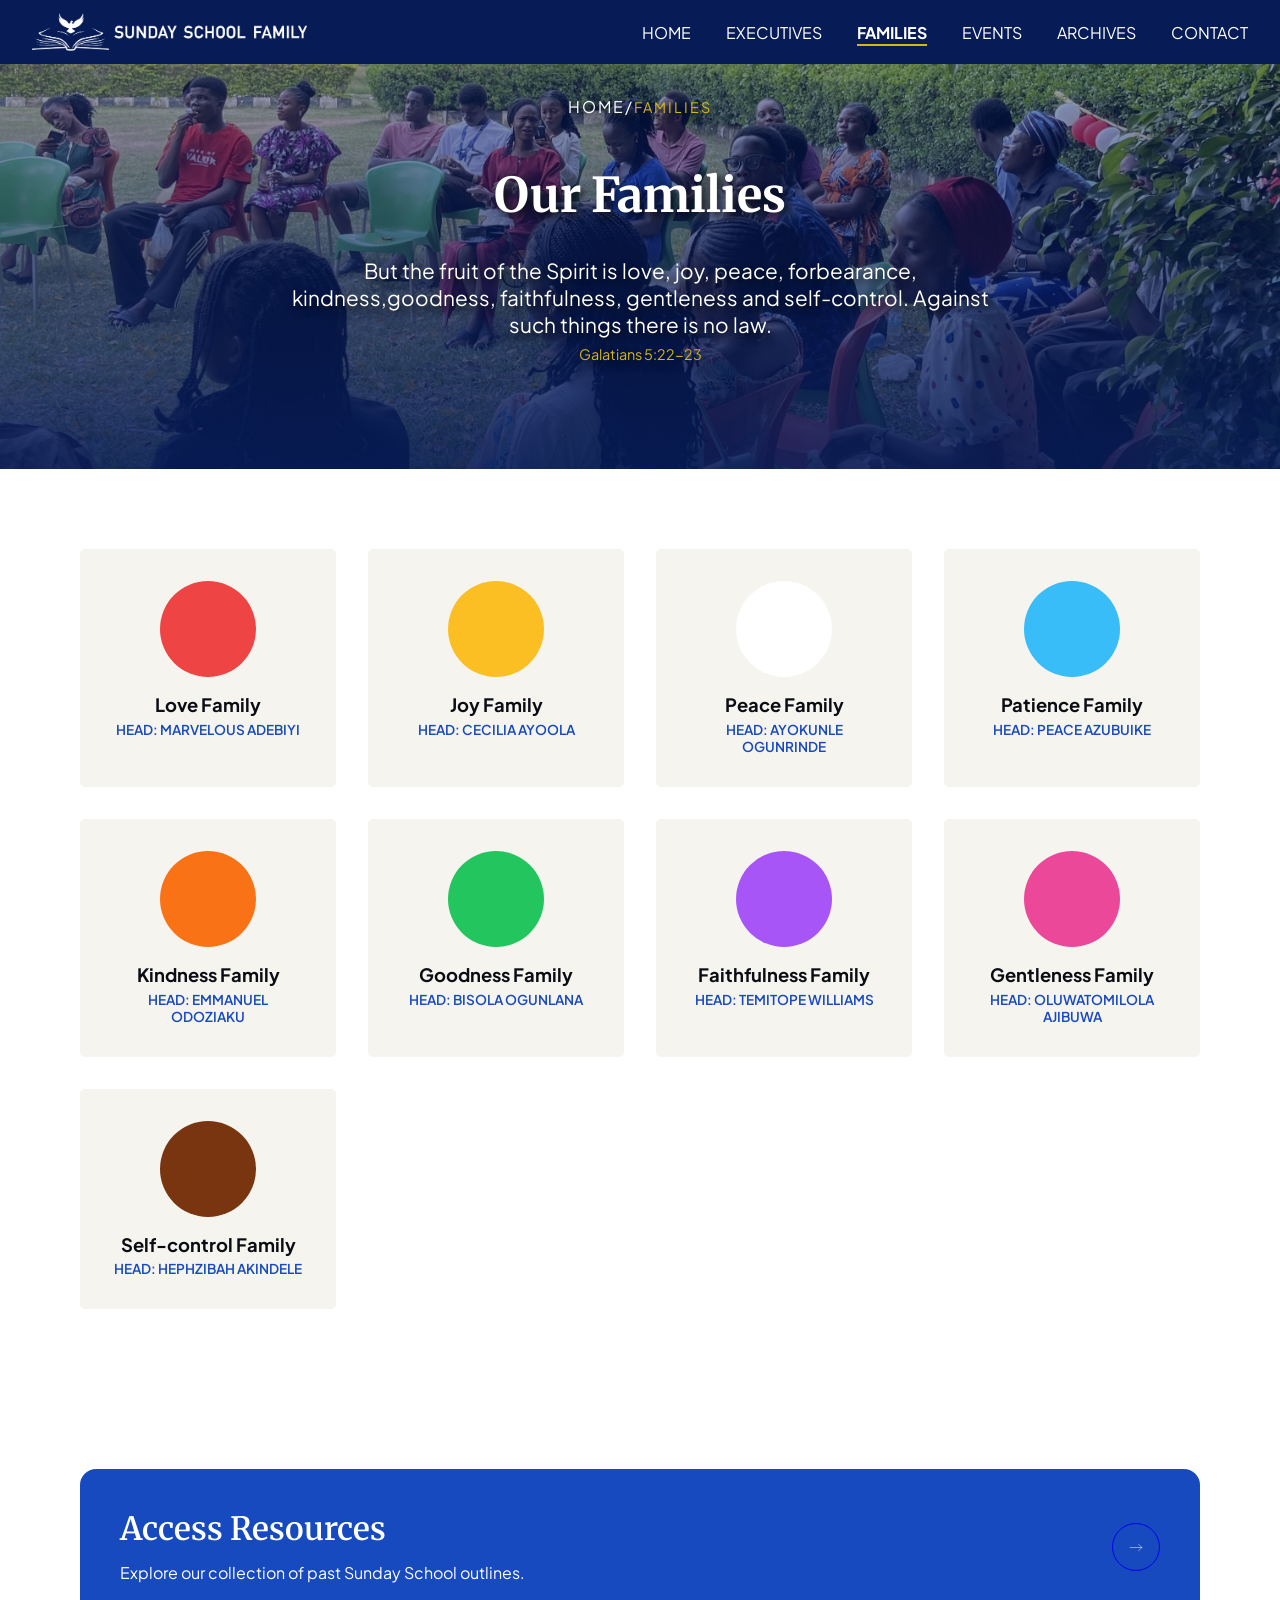
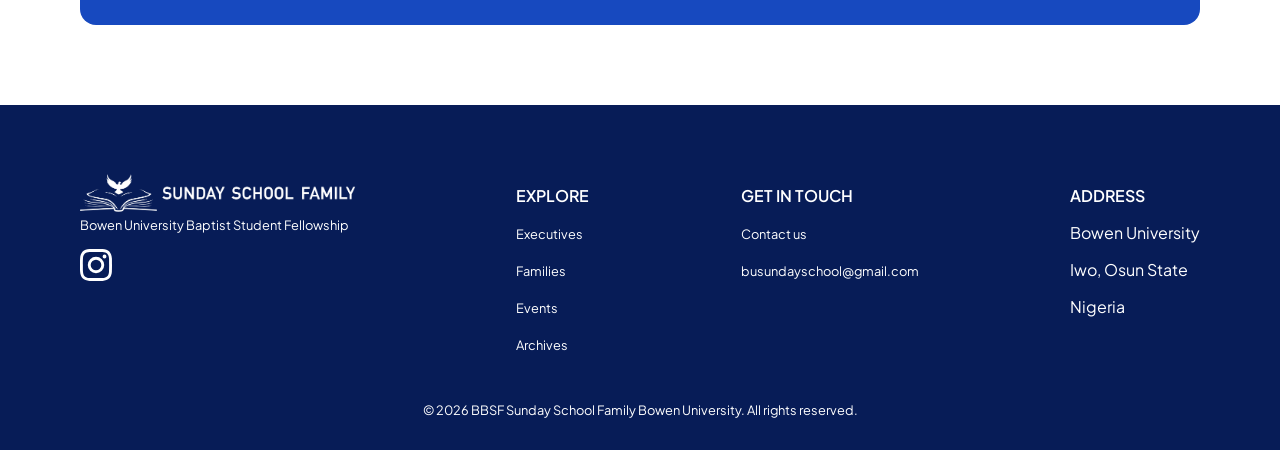
<file: families.html>
<!DOCTYPE html>
<html lang="en">

<head>
  <meta charset="UTF-8">
  <meta name="viewport" content="width=device-width, initial-scale=1.0">
  <meta name="description" content="Discover the various families within the Sunday School Family community.">
  <title>Families | Sunday School Family</title>

  <link rel="stylesheet" href="stylesheet.css">
  <script src="script.js" defer></script>

  <style>
    @import url('https://fonts.googleapis.com/css2?family=Plus+Jakarta+Sans:ital,wght@0,200..800;1,200..800&display=swap');
    @import url('https://fonts.googleapis.com/css2?family=Merriweather:ital,opsz,wght@0,18..144,300..900;1,18..144,300..900&display=swap');
  </style>
</head>

<body>
  <nav>
    <div>
      <a href="./index.html">
        <img class='logo' src="./images/logos/white-withStraightText-final.png" alt="Sunday School Family logo">
      </a>
    </div>

    <ul>
      <li><a href="./index.html">Home</a></li>
      <li><a href="./executives.html">Executives</a></li>
      <li><a href="./families.html"><b>Families</b></a></li>
      <li><a href="./events.html">Events</a></li>
      <li><a href="./archives.html">Archives</a></li>
      <li><a href="./contact.html">Contact</a></li>
    </ul>

    <button type="button" aria-label="Open menu">
      <img class="icon-hamburger" src="./images/icons/icon-hamburger.svg" alt="">
    </button>
  </nav>
  <header class="page-header header-families">
    <div class="mobile-menu" id="mobile-menu">
      <div class="mobile-menu-top">
        <a href="./index.html">
          <img class='logo' src="./images/logos/white-withStraightText-final.png" alt="Sunday School Family logo">
        </a>

        <button type="button" class="mobile-menu-close" aria-label="Close menu">
          <img class="icon-close" src="./images/icons/icon-close.svg" alt="">
        </button>
      </div>

      <ul>
        <li><a href="./index.html">Home</a></li>
        <li><a href="./executives.html">Executives</a></li>
        <li><a href="./families.html"><b>Families</b></a></li>
        <li><a href="./events.html">Events</a></li>
        <li><a href="./archives.html">Archives</a></li>
        <li><a href="./contact.html">Contact</a></li>
      </ul>
    </div>

    <p class="breadcrumb">Home/<span>Families</span></p>
    <h1>Our Families</h1>
    <p>But the fruit of the Spirit is love, joy, peace, forbearance, kindness,goodness, faithfulness, gentleness and
      self-control. Against such things there is no law.<br><span>Galatians 5:22-23</span></p>
  </header>

  <main>
    <section class="page-section page-section--white">
      <div class="card-grid">
        <div class="card card--avatar">
          <img src="./images/pictures/family colours/red.png" alt="red">
          <h4>Love Family</h4>
          <p class="role">Head: Marvelous Adebiyi</p>
        </div>
        <div class="card card--avatar">
          <img src="./images/pictures/family colours/yellow.png" alt="yellow">
          <h4>Joy Family</h4>
          <p class="role">Head: Cecilia Ayoola</p>
        </div>
        <div class="card card--avatar">
          <img src="./images/pictures/family colours/white.png" alt="white">
          <h4>Peace Family</h4>
          <p class="role">Head: Ayokunle Ogunrinde</p>
        </div>
        <div class="card card--avatar">
          <img src="./images/pictures/family colours/skyblue.png" alt="skyblue">
          <h4>Patience Family</h4>
          <p class="role">Head: Peace Azubuike</p>
        </div>
        <div class="card card--avatar">
          <img src="./images/pictures/family colours/orange.png" alt="orange">
          <h4>Kindness Family</h4>
          <p class="role">Head: Emmanuel Odoziaku</p>
        </div>
        <div class="card card--avatar">
          <img src="./images/pictures/family colours/green.png" alt="green">
          <h4>Goodness Family</h4>
          <p class="role">Head: Bisola Ogunlana</p>
        </div>
        <div class="card card--avatar">
          <img src="./images/pictures/family colours/purple.png" alt="purple">
          <h4>Faithfulness Family</h4>
          <p class="role">Head: Temitope Williams</p>
        </div>
        <div class="card card--avatar">
          <img src="./images/pictures/family colours/pink.png" alt="pink">
          <h4>Gentleness Family</h4>
          <p class="role">Head: Oluwatomilola Ajibuwa</p>
        </div>
        <div class="card card--avatar">
          <img src="./images/pictures/family colours/brown.png" alt="brown">
          <h4>Self-control Family</h4>
          <p class="role">Head: Hephzibah Akindele</p>
        </div>
      </div>
    </section>

    <section class="page-section page-section--white resources">
      <div class="cta-banner cta-banner--deep">
        <div>
          <h3>Access Resources</h3>
          <p>Explore our collection of past Sunday School outlines.</p>
        </div>

        <a class="icon-btn" href="./archives.html">
          <img src="./images/icons/icon-arrow-right.svg" alt="Go to archives">
        </a>
      </div>
    </section>
  </main>

  <footer>
    <div>
      <a href="./index.html">
        <img class='logo' src="./images/logos/white-withStraightText-final.png" alt="Sunday School Family logo">
      </a>
      <p>Bowen University Baptist Student Fellowship</p>
      <a href="https://www.instagram.com/bu_sundayschool/" target="_blank" rel="noopener noreferrer"><img
          class='instagram' src="./images/icons/icon-instagram.svg" alt="Sunday School Family logo"></a>
    </div>

    <ul>
      <li class="footer-heading">Explore</li>
      <li><a href="./executives.html">Executives</a></li>
      <li><a href="./families.html">Families</a></li>
      <li><a href="./events.html">Events</a></li>
      <li><a href="./archives.html">Archives</a></li>
    </ul>

    <ul>
      <li class="footer-heading">Get in touch</li>
      <li><a href="./contact.html">Contact us</a></li>
      <li><a href="#">busundayschool@gmail.com</a></li>
    </ul>

    <ul>
      <li class="footer-heading">Address</li>
      <li>Bowen University</li>
      <li>Iwo, Osun State</li>
      <li>Nigeria</li>
    </ul>

    <p>© 2026 BBSF Sunday School Family Bowen University. All rights reserved.</p>
  </footer>
</body>

</html>
</file>
<file: stylesheet.css>
/* ============================================================
   TOKENS
   ============================================================ */
:root {
  --navy: #071C57;
  --ink: #0B0D14;
  --blue: #3B8EFE;
  --blue-deep: #1749BF;
  --purple: #5A32BE;
  --gold: #d6b616;
  --cream: #F6F4EF;
  --white: #ffffff;
  --muted: #555555;

  --tint-blue: #3B8EFE50;

  --radius-sm: 5px;
  --radius-md: 1rem;
  --radius-pill: 999px;

  --ease: all 0.3s ease-in-out;
}

* {
  margin: 0;
  padding: 0;
  box-sizing: border-box;
  font-family: "Plus Jakarta Sans", sans-serif;
}

body {
  color: var(--ink);
  overflow-x: hidden;
}

img {
  max-width: 100%;
  display: block;
}

/* ============================================================
   HEADER / NAV  (shared by every page)
   ============================================================ */
header {
  width: 100%;
  height: 100vh;
}

/* Add .page-header on every header EXCEPT the homepage.
   This is the single override that keeps inner-page headers short. */
.page-header {
  height: 45vh;
  min-height: 24rem;
}

nav {
  display: flex;
  justify-content: space-between;
  align-items: center;
  background: var(--navy);
  padding: 0.5rem 2rem;
  position: sticky;
  top: 0;
  z-index: 10;
}

.nav--glass {
  background: rgba(7, 28, 87, 0.6);
  backdrop-filter: blur(15px);
}

.logo {
  transition: var(--ease);
}

.logo:hover {
  scale: 1.025;
  transition: var(--ease);
}

nav .logo {
  height: 3rem;
}

nav ul li {
  list-style: none;
  display: inline;
  margin-left: 2rem;
}

nav ul li a {
  text-decoration: none;
  color: var(--white);
  text-transform: uppercase;
  transition: var(--ease);
}

nav ul li a:hover {
  color: var(--gold);
  scale: 1.025;
}

nav ul li a b {
  font-weight: 700;
  text-decoration: underline;
  text-decoration-color: var(--gold);
  text-decoration-thickness: 2px;
  text-underline-offset: 0.3rem;
}

nav button {
  display: none;
}

/* MOBILE MENU — hidden off-screen at every screen width until .is-open is added */
.mobile-menu {
  position: fixed;
  top: 0;
  left: 0;
  width: 100%;
  height: 100%;
  background-color: rgba(7, 28, 87, 0.975);
  z-index: 20;
  display: flex;
  flex-direction: column;
  padding: 1.5rem;

  transform: translateX(100%);
  transition: var(--ease);
}

.mobile-menu.is-open {
  transform: translateX(0);
}

.mobile-menu .mobile-menu-top {
  padding: 0 1rem;
  display: flex;
  justify-content: space-between;
  align-items: center;
}

.mobile-menu ul {
  padding: 0 1rem;
  margin-top: 3rem;
}

.mobile-menu ul li {
  list-style: none;
  margin-bottom: 1.5rem;
}

.mobile-menu ul li a {
  text-decoration: none;
  color: var(--white);
  text-transform: uppercase;
  font-size: 1.3rem;
  letter-spacing: 1px;
}

/* Page-specific header background images.
   Add ONE of these alongside .page-header (or .header-home on index.html). */
.header-home,
.header-executives,
.header-families,
.header-events,
.header-archives,
.header-contact {
  background-size: cover;
  background-position: center;
  background-repeat: no-repeat;
}

.header-home .quick-links {
  display: flex;
  justify-content: center;
  gap: 1rem;
  margin-top: 1rem;
}

.header-home {
  background-image:
    linear-gradient(to bottom, rgba(7, 28, 87, 0.114) 0%, rgba(7, 28, 87, 0.95) 100%),
    url(./images/pictures/cover.jpg);
}

.header-executives {
  background-image:
    linear-gradient(to bottom, rgba(7, 28, 87, 0.4) 0%, rgba(7, 28, 87, 0.9) 100%),
    url(./images/pictures/excos.jpg);
}

.header-families {
  background-image:
    linear-gradient(to bottom, rgba(7, 28, 87, 0.4) 0%, rgba(7, 28, 87, 0.9) 100%),
    url(./images/pictures/family.JPG);
}

.header-events {
  background-image:
    linear-gradient(to bottom, rgba(7, 28, 87, 0.4) 0%, rgba(7, 28, 87, 0.9) 100%),
    url(./images/pictures/events.JPG);
}

.header-archives {
  background-image:
    linear-gradient(to bottom, rgba(7, 28, 87, 0.4) 0%, rgba(7, 28, 87, 0.9) 100%),
    url(./images/pictures/archives2.jpg);
}

.header-contact {
  background-image:
    linear-gradient(to bottom, rgba(7, 28, 87, 0.4) 0%, rgba(7, 28, 87, 0.9) 100%),
    url(./images/pictures/contact.jpg);
}

header p,
header h1 {
  text-align: center;
  color: var(--white);
  text-shadow: 0.25rem 0.25rem 0.5rem var(--ink);
}

header .breadcrumb {
  font-size: 1rem;
  text-transform: uppercase;
  /* margin-top: 3.5rem; */
  padding-top: 4rem;
  letter-spacing: 2px;
  text-shadow: 0.25rem 0.25rem 0.5rem var(--ink);
}

.page-header .breadcrumb {
  /* margin-top: 2rem; */
  padding-top: 2rem;
}

.page-header p {
  width: 60%;
  margin: 0 auto;
  /* margin-top: 2rem; */
  padding: 2rem;
}

.page-header p span {
  font-size: 0.9rem;
  color: var(--gold);
}

header h1 {
  margin-top: 2rem;
  font-size: 5.5rem;
  font-family: "Merriweather", serif;
}

.page-header h1 {
  font-size: 3rem;
  margin-top: 1rem;
}

header p {
  /* margin-top: 0.5rem; */
  font-size: 1.3rem;
}

header .arrow-down {
  display: flex;
  justify-content: center;
  height: 2.5rem;
  margin-top: 2rem;

  animation: float-gentle 3s ease-in-out infinite;
}

@keyframes float-gentle {

  0%,
  100% {
    transform: translateY(0);
  }

  50% {
    transform: translateY(8px);
  }
}

/* ============================================================
   BUTTONS  — put .btn + one modifier on ANY link/button, anywhere.
   Covers: home quick-links, executive CTA links, event "View All".
   ============================================================ */
.btn {
  display: inline-block;
  text-transform: uppercase;
  text-decoration: none;
  font-weight: 600;
  font-size: 0.9rem;
  padding: 1rem 1.5rem;
  border-radius: var(--radius-sm);
  border: none;
  cursor: pointer;
  transition: var(--ease);
}

.btn:hover {
  scale: 1.05;
}

.btn--primary {
  background-color: var(--gold);
  color: var(--ink);
}

.btn--primary:hover {
  background-color: var(--white);
}

.btn--outline-light {
  background-color: transparent;
  border: 2px solid var(--white);
  color: var(--white);
}

.btn--outline-light:hover {
  background-color: var(--white);
  color: var(--ink);
}

.btn--outline-dark {
  background-color: transparent;
  border: 2px solid var(--ink);
  color: var(--ink);
}

.btn--outline-dark:hover {
  background-color: var(--ink);
  color: var(--white);
}

/* small pill link, e.g. "View All", "Download" */
.btn--pill {
  display: inline-block;
  text-transform: uppercase;
  text-decoration: none;
  border: 1.5px solid var(--purple);
  border-radius: var(--radius-sm);
  padding: 0.5rem 0.9rem;
  color: var(--purple);
  background-color: transparent;
  font-weight: 600;
  font-size: 0.8rem;
  transition: var(--ease);
}

.btn--pill:hover {
  background-color: var(--purple);
  color: var(--white);
}

/* text-only link with trailing emphasis, e.g. "Meet the other executives" */
.btn--text {
  text-transform: uppercase;
  text-decoration: none;
  color: var(--gold);
  font-weight: 600;
  font-size: 0.8rem;
  transition: var(--ease);
}

.btn--text:hover {
  color: var(--blue-deep);
}

/* circular icon button, e.g. the arrow-right / arrow-down icons */
.icon-btn {
  display: inline-flex;
  align-items: center;
  justify-content: center;
  height: 3rem;
  width: 3rem;
  border: 1.5px solid currentColor;
  border-radius: 50%;
  background-color: transparent;
  transition: var(--ease);
}

.icon-btn img {
  height: 1.2rem;
}

.icon-btn:hover {
  background-color: var(--gold);
  scale: 1.1;
}

/* ============================================================
   EYEBROW — small uppercase label above a heading
   ============================================================ */
.eyebrow {
  display: inline-block;
  font-size: 0.8rem;
  text-transform: uppercase;
  letter-spacing: 1px;
  color: var(--blue-deep);
  font-weight: 600;
}

/* ============================================================
   SECTION HEADER — "Title" + link, side by side
   ============================================================ */
.section-header {
  display: flex;
  justify-content: space-between;
  align-items: center;
  margin-bottom: 2.5rem;
  flex-wrap: wrap;
  gap: 1rem;
}

.section-header h2,
.section-header h3 {
  font-family: "Merriweather", serif;
  font-size: 2.5rem;
  font-weight: 200;
}

/* ============================================================
   CARD + CARD-GRID — reused on executives, families, events, archives
   ============================================================ */
.card-grid {
  display: grid;
  grid-template-columns: repeat(auto-fit, minmax(15rem, 1fr));
  gap: 2rem;
}

.card {
  background-color: var(--cream);
  border-radius: var(--radius-sm);
  padding: 2rem;
  text-align: center;
  transition: var(--ease);
}

.card:hover {
  transform: translateY(-4px);
}

.card h4 {
  font-size: 1.15rem;
  margin-bottom: 0.3rem;
}

.card .role {
  color: var(--blue-deep);
  font-size: 0.85rem;
  text-transform: uppercase;
  font-weight: 600;
}

.card p:not(.role):not(.event-date) {
  font-size: 0.95rem;
  line-height: 1.5rem;
  color: var(--muted);
  margin-top: 0.5rem;
}

/* modifier: circular avatar photo — people (executives, families) */
.card--avatar img {
  width: 6rem;
  height: 6rem;
  border-radius: 50%;
  object-fit: cover;
  margin: 0 auto 1rem;
  background: var(--navy);
}



/* modifier: full-width rectangular photo, left-aligned text — events, archived sessions */
.card--feature {
  text-align: left;
  padding: 0;
  overflow: hidden;
}

.card--feature img {
  width: 100%;
  object-fit: cover;
  background: var(--navy);
}

.card--feature video {
  width: 100%;
  height: 12rem;
  object-fit: cover;
  background: var(--navy);
}

.card--feature .card-body {
  padding: 1.5rem;
}

.card--feature h3,
.card--feature h4 {
  font-family: "Merriweather", serif;
  font-size: 1.4rem;
  font-weight: 200;
  margin-bottom: 0.5rem;
}

.card--feature .event-date {
  font-size: 0.8rem;
  color: var(--gold);
  font-weight: 600;
  text-transform: uppercase;
}

/* modifier: simple text-only utility card — archive outlines */
.card--outline {
  text-align: left;
}

.card--outline h4 {
  font-family: "Merriweather", serif;
  font-weight: 400;
}

.superintendent-text p {
  margin-bottom: .8rem;
}

/* ============================================================
   CTA BANNER — the highlighted colour block used repeatedly:
   home "Access Outlines", executives CTA, superintendent card,
   contact info strip.
   ============================================================ */
.cta-banner {
  display: flex;
  align-items: center;
  justify-content: space-between;
  gap: 2rem;
  padding: 2.5rem;
  border-radius: var(--radius-md);
  flex-wrap: wrap;
}

.cta-banner h2,
.cta-banner h3 {
  font-family: "Merriweather", serif;
  font-size: 2rem;
  margin-bottom: 0.75rem;
  font-weight: 600;
}

.cta-banner p {
  line-height: 1.5rem;
}

.cta-banner--deep {
  background-color: var(--blue-deep);
  color: var(--white);
}

.cta-banner--tint {
  background-color: var(--tint-blue);
  color: var(--ink);
}

.cta-banner--tint .eyebrow {
  color: var(--blue-deep);
}

.cta-banner--photo {
  align-items: center;
}

.cta-banner--photo img {
  height: 12rem;
  width: 12rem;
  object-fit: cover;
  border-radius: var(--radius-sm);
}

.cta-banner--photo .cta-text {
  flex: 1;
}

/* ============================================================
   PAGE SECTION — generic vertical rhythm wrapper.
   Put this on every <section> in <main> so spacing stays consistent
   without repeating padding rules per page.
   ============================================================ */
.page-section {
  padding: 5rem;
}

.page-section--tight {
  padding: 5rem 5rem 6rem;
}

.page-section--cream {
  background-color: var(--cream);
}

.page-section--white {
  background-color: var(--white);
}

/* ============================================================
   HOME: about section (kept page-specific, not reused elsewhere)
   ============================================================ */
main .about .container {
  display: flex;
  justify-content: space-between;
  align-items: center;
  padding: 2rem 5rem;
}

main .about .container:first-child {
  background-color: var(--navy);
}

main .about .container:nth-child(2) {
  background-color: var(--cream);
}

main .about .container:last-child {
  background-color: var(--ink);
}

main .about .container:first-child .about-text,
main .about .container:last-child .about-text {
  color: var(--white);
}

main .about .container:nth-child(2) .about-text {
  color: var(--ink);
}

main .about .home-photo {
  height: 30rem;
  object-fit: cover;
}

main .about .about-text {
  width: 50%;
  padding: 0 2rem;
}

main .about h3 {
  font-family: "Merriweather", serif;
  font-size: 3.5rem;
  margin-bottom: 1rem;
}

main .about p {
  font-size: 1rem;
  line-height: 1.5rem;
  text-align: justify;
}

/* ============================================================
   CONTACT FORM  (contact.html only)
   ============================================================ */
.contact-layout {
  display: flex;
  gap: 4rem;
  flex-wrap: wrap;
}

.contact-info {
  flex: 1;
  display: flex;
  flex-direction: column;
  gap: 2rem;
  min-width: 15rem;
}

.contact-info .card {
  text-align: left;
  display: flex;
  align-items: flex-start;
  gap: 1rem;
}

.contact-info .card img {
  height: 2rem;
}

.contact-form {
  flex: 1.5;
  min-width: 18rem;
  background-color: var(--cream);
  padding: 2.5rem;
  border-radius: var(--radius-sm);
}

.contact-form h3 {
  font-family: "Merriweather", serif;
  font-size: 1.8rem;
  margin-bottom: 1.5rem;
}

.contact-form label {
  display: block;
  font-size: 0.85rem;
  text-transform: uppercase;
  font-weight: 600;
  margin-bottom: 0.4rem;
  margin-top: 1rem;
}

.contact-form input,
.contact-form textarea {
  width: 100%;
  padding: 0.8rem;
  border: 1px solid #ccc;
  border-radius: var(--radius-sm);
  font-size: 1rem;
}

.contact-form textarea {
  min-height: 8rem;
  resize: vertical;
}

.contact-form button {
  margin-top: 1.5rem;
}

.error-message {
  color: #ff3333;
  font-size: 0.85rem;
  margin-top: 5px;
  display: none;
  /* Hidden until activated */
}

/* Optional styling to turn the input border red on error */
.input-error {
  border: 2px solid #ff3333 !important;
}


/* ============================================================
   FOOTER (shared by every page)
   ============================================================ */
footer {
  background-color: var(--navy);
  color: var(--white);
  display: flex;
  justify-content: space-between;
  padding: 4rem 5rem 2rem;
  flex-wrap: wrap;
  gap: 2rem;
}

footer .logo {
  height: 3rem;
}

footer p {
  font-size: 0.8rem;
  margin: 0 auto;
}

footer .instagram {
  margin-top: 1rem;
  height: 2rem;
}

footer ul {
  list-style: none;
}

footer ul li {
  margin-bottom: 1rem;
}

footer ul li.footer-heading {
  font-weight: 600;
  text-transform: uppercase;
  margin: 1rem 0;
}

footer ul li a {
  text-decoration: none;
  color: var(--white);
  font-size: 0.8rem;
  transition: var(--ease);
}

footer ul li a:hover {
  color: var(--gold);
}

.card a img {
  transition: var(--ease);
}

.card a img:hover {
  scale: 1.05;
}


.exec-slideshow {
  position: fixed;
  inset: 0;
  background-color: rgba(7, 28, 87, 0.92);
  z-index: 30;
  display: none;
  align-items: center;
  justify-content: center;
  gap: 2rem;
}

.exec-slideshow.is-open {
  display: flex;
}

.exec-slideshow-track {
  display: flex;
  gap: 3rem;
  flex-wrap: wrap;
  justify-content: center;
}

.exec-slide {
  text-align: center;
  color: var(--white);
}

.exec-slide img {
  width: 16rem;
  height: 20rem;
  object-fit: cover;
  border-radius: var(--radius-sm);
  margin: 0 auto 1rem;
}

.exec-role {
  text-transform: uppercase;
  font-size: 0.85rem;
  letter-spacing: 1px;
  color: var(--gold);
}

.exec-name {
  font-family: "Merriweather", serif;
  font-size: 1.6rem;
  margin-top: 0.3rem;
}

.exec-slideshow-close {
  position: absolute;
  top: 2rem;
  right: 2rem;
  background: transparent;
  border: none;
  cursor: pointer;
}

.exec-slideshow-close img {
  height: 1.5rem;
}

.exec-slideshow-prev {
  position: absolute;
  left: 2rem;
  top: 50%;
  transform: translateY(-50%);
  background: transparent;
  border: 2px solid var(--white);
  border-radius: 50%;
  height: 3rem;
  width: 3rem;
  display: flex;
  align-items: center;
  justify-content: center;
  cursor: pointer;
}

.exec-slideshow-prev img {
  height: 1.2rem;
}

.exec-slideshow-next {
  position: absolute;
  right: 2rem;
  top: 50%;
  transform: translateY(-50%);
  background: transparent;
  border: 2px solid var(--white);
  border-radius: 50%;
  height: 3rem;
  width: 3rem;
  display: flex;
  align-items: center;
  justify-content: center;
  cursor: pointer;
}

.exec-slideshow-next img {
  height: 1.2rem;
}

/* ============================================================
   RESPONSIVE
   ============================================================ */
@media (max-width: 600px) {

  nav {
    padding: 0.5rem 1rem;
  }

  nav button {
    display: flex;
    background-color: transparent;
    border: none;
  }

  .mobile-menu button {
    background-color: transparent;
    border: none;
    width: 1rem;
  }

  .mobile-menu .mobile-menu-top a .logo {
    width: 15rem;
  }

  .mobile-menu ul li a {
    transition: var(--ease);
  }

  .mobile-menu ul li a:hover {
    color: var(--gold);
  }

  header h1 {
    font-size: 3.25rem;
  }

  .page-header h1 {
    font-size: 2.5rem;
  }

  .page-header p {
    font-size: 1.2rem;
    width: 80%;
    padding-top: 1rem;
  }

  main .about .container,
  .cta-banner,
  .contact-layout {
    flex-direction: column;
    text-align: center;
  }

  main .about .about-text {
    width: 100%;
  }

  .page-section {
    padding: 3rem 1.5rem;
  }

  nav ul {
    display: none;
  }

  nav .icon-hamburger {
    display: block;
    height: 1.25rem;
    cursor: pointer;
  }

  header .breadcrumb {
    font-size: .8rem;
  }

  .header-home .quick-links {
    flex-direction: column;
    margin-top: 2.5rem;
  }

  .header-home .quick-links .btn {
    width: 80%;
    margin: 0 auto;
    text-align: center;
  }

  header .arrow-down {
    margin-top: 1rem;
  }

  main .about .container {
    padding: 2rem 0;
    gap: 2rem;
  }

  main .about .home-photo {
    height: 20rem;
  }

  main .about .container .about-text h3 {
    font-size: 2.5rem;
  }

  main .about .container .about-text p {
    text-align: center;
  }

  .card {
    padding: 2rem;
  }

  .section-header h2,
  .section-header h3 {
    font-size: 2rem;
  }

  .card--feature h4 {
    margin: 0 auto;
  }

  .exec-slideshow,
  .exec-slideshow-track {
    gap: .5rem;
  }

  .exec-slide img,
  .exec-role,
  .exec-name,
  .exec-slideshow-close,
  .exec-slideshow-close img {
    scale: .7;
  }

  .exec-slide img {
    height: 15rem;

  }

  .exec-slide img,
  .exec-name {
    margin-bottom: 0;
  }

  footer {
    padding: 2rem 1.5rem;
    text-align: center;
  }

  footer div {
    margin: 0 auto;
  }

  footer ul {
    width: auto;
  }
}
</file>
